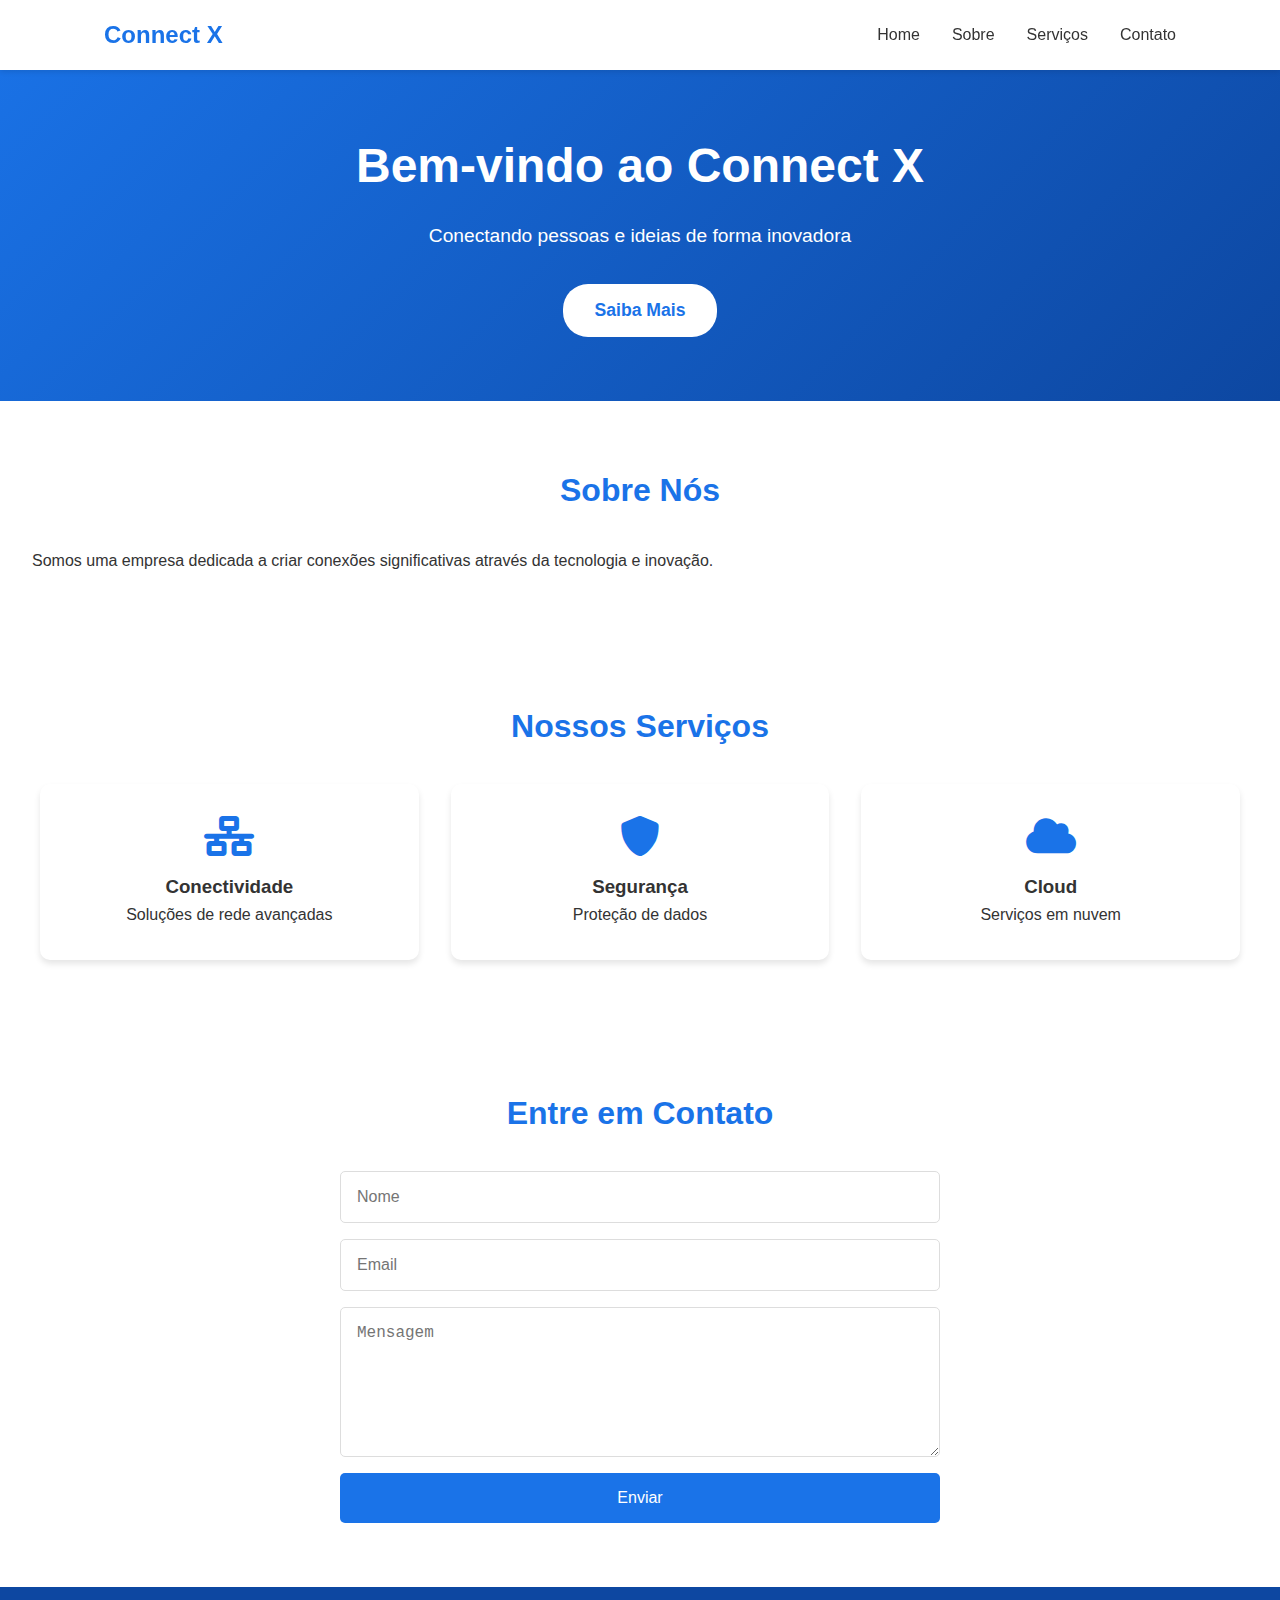
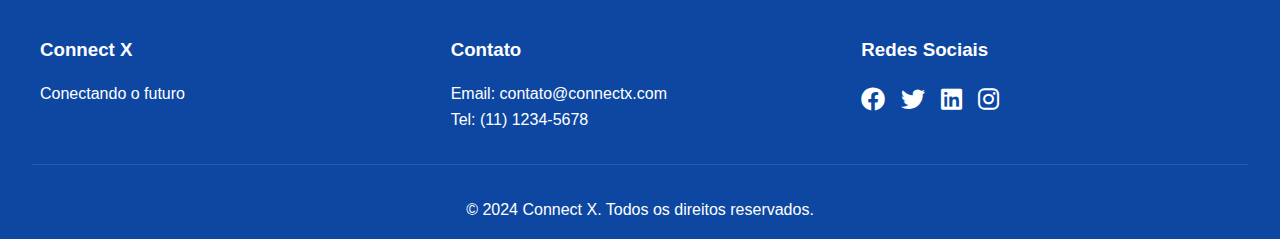
<file: index.html>
<!DOCTYPE html>
<html lang="pt-BR">
<head>
    <meta charset="UTF-8">
    <meta name="viewport" content="width=device-width, initial-scale=1.0">
    <title>Connect X</title>
    <link rel="stylesheet" href="styles.css">
    <link rel="stylesheet" href="https://cdnjs.cloudflare.com/ajax/libs/font-awesome/6.0.0/css/all.min.css">
</head>
<body>
    <header>
        <nav>
            <div class="logo">Connect X</div>
            <div class="menu-toggle">
                <i class="fas fa-bars"></i>
            </div>
            <ul class="nav-links">
                <li><a href="#home">Home</a></li>
                <li><a href="#sobre">Sobre</a></li>
                <li><a href="#servicos">Serviços</a></li>
                <li><a href="#contato">Contato</a></li>
            </ul>
        </nav>
    </header>

    <main>
        <section id="home" class="hero">
            <div class="hero-content">
                <h1>Bem-vindo ao Connect X</h1>
                <p>Conectando pessoas e ideias de forma inovadora</p>
                <button class="cta-button">Saiba Mais</button>
            </div>
        </section>

        <section id="sobre" class="about">
            <h2>Sobre Nós</h2>
            <div class="about-content">
                <div class="about-text">
                    <p>Somos uma empresa dedicada a criar conexões significativas através da tecnologia e inovação.</p>
                </div>
            </div>
        </section>

        <section id="servicos" class="services">
            <h2>Nossos Serviços</h2>
            <div class="services-grid">
                <div class="service-card">
                    <i class="fas fa-network-wired"></i>
                    <h3>Conectividade</h3>
                    <p>Soluções de rede avançadas</p>
                </div>
                <div class="service-card">
                    <i class="fas fa-shield-alt"></i>
                    <h3>Segurança</h3>
                    <p>Proteção de dados</p>
                </div>
                <div class="service-card">
                    <i class="fas fa-cloud"></i>
                    <h3>Cloud</h3>
                    <p>Serviços em nuvem</p>
                </div>
            </div>
        </section>

        <section id="contato" class="contact">
            <h2>Entre em Contato</h2>
            <form class="contact-form">
                <input type="text" placeholder="Nome" required>
                <input type="email" placeholder="Email" required>
                <textarea placeholder="Mensagem" required></textarea>
                <button type="submit">Enviar</button>
            </form>
        </section>
    </main>

    <footer>
        <div class="footer-content">
            <div class="footer-section">
                <h3>Connect X</h3>
                <p>Conectando o futuro</p>
            </div>
            <div class="footer-section">
                <h3>Contato</h3>
                <p>Email: contato@connectx.com</p>
                <p>Tel: (11) 1234-5678</p>
            </div>
            <div class="footer-section">
                <h3>Redes Sociais</h3>
                <div class="social-links">
                    <a href="#"><i class="fab fa-facebook"></i></a>
                    <a href="#"><i class="fab fa-twitter"></i></a>
                    <a href="#"><i class="fab fa-linkedin"></i></a>
                    <a href="#"><i class="fab fa-instagram"></i></a>
                </div>
            </div>
        </div>
        <div class="footer-bottom">
            <p>&copy; 2024 Connect X. Todos os direitos reservados.</p>
        </div>
    </footer>

    <script src="script.js"></script>
</body>
</html>
</file>
<file: styles.css>
:root {
    --primary-blue: #1a73e8;
    --secondary-blue: #4285f4;
    --dark-blue: #0d47a1;
    --light-blue: #e8f0fe;
    --white: #ffffff;
    --gray: #f5f5f5;
    --text-dark: #333333;
}

* {
    margin: 0;
    padding: 0;
    box-sizing: border-box;
}

body {
    font-family: 'Segoe UI', Tahoma, Geneva, Verdana, sans-serif;
    line-height: 1.6;
    color: var(--text-dark);
}

/* Header e Navegação */
header {
    background-color: var(--white);
    box-shadow: 0 2px 5px rgba(0,0,0,0.1);
    position: fixed;
    width: 100%;
    top: 0;
    z-index: 1000;
}

nav {
    display: flex;
    justify-content: space-between;
    align-items: center;
    padding: 1rem 5%;
    max-width: 1200px;
    margin: 0 auto;
}

.logo {
    font-size: 1.5rem;
    font-weight: bold;
    color: var(--primary-blue);
}

.nav-links {
    display: flex;
    list-style: none;
    gap: 2rem;
}

.nav-links a {
    text-decoration: none;
    color: var(--text-dark);
    font-weight: 500;
    transition: color 0.3s ease;
}

.nav-links a:hover {
    color: var(--primary-blue);
}

.menu-toggle {
    display: none;
    font-size: 1.5rem;
    cursor: pointer;
}

/* Hero Section */
.hero {
    background: linear-gradient(135deg, var(--primary-blue), var(--dark-blue));
    color: var(--white);
    padding: 8rem 2rem 4rem;
    text-align: center;
}

.hero-content {
    max-width: 800px;
    margin: 0 auto;
}

.hero h1 {
    font-size: 3rem;
    margin-bottom: 1rem;
}

.hero p {
    font-size: 1.2rem;
    margin-bottom: 2rem;
}

.cta-button {
    background-color: var(--white);
    color: var(--primary-blue);
    padding: 1rem 2rem;
    border: none;
    border-radius: 25px;
    font-size: 1.1rem;
    font-weight: 600;
    cursor: pointer;
    transition: transform 0.3s ease;
}

.cta-button:hover {
    transform: translateY(-3px);
}

/* Seções */
section {
    padding: 4rem 2rem;
}

section h2 {
    text-align: center;
    color: var(--primary-blue);
    margin-bottom: 2rem;
    font-size: 2rem;
}

/* Serviços */
.services-grid {
    display: grid;
    grid-template-columns: repeat(auto-fit, minmax(250px, 1fr));
    gap: 2rem;
    max-width: 1200px;
    margin: 0 auto;
}

.service-card {
    background: var(--white);
    padding: 2rem;
    border-radius: 10px;
    text-align: center;
    box-shadow: 0 4px 6px rgba(0,0,0,0.1);
    transition: transform 0.3s ease;
}

.service-card:hover {
    transform: translateY(-10px);
}

.service-card i {
    font-size: 2.5rem;
    color: var(--primary-blue);
    margin-bottom: 1rem;
}

/* Formulário de Contato */
.contact-form {
    max-width: 600px;
    margin: 0 auto;
    display: flex;
    flex-direction: column;
    gap: 1rem;
}

.contact-form input,
.contact-form textarea {
    padding: 1rem;
    border: 1px solid #ddd;
    border-radius: 5px;
    font-size: 1rem;
}

.contact-form textarea {
    height: 150px;
    resize: vertical;
}

.contact-form button {
    background-color: var(--primary-blue);
    color: var(--white);
    padding: 1rem;
    border: none;
    border-radius: 5px;
    font-size: 1rem;
    cursor: pointer;
    transition: background-color 0.3s ease;
}

.contact-form button:hover {
    background-color: var(--dark-blue);
}

/* Footer */
footer {
    background-color: var(--dark-blue);
    color: var(--white);
    padding: 3rem 2rem 1rem;
}

.footer-content {
    display: grid;
    grid-template-columns: repeat(auto-fit, minmax(200px, 1fr));
    gap: 2rem;
    max-width: 1200px;
    margin: 0 auto;
}

.footer-section h3 {
    margin-bottom: 1rem;
}

.social-links {
    display: flex;
    gap: 1rem;
    margin-top: 1rem;
}

.social-links a {
    color: var(--white);
    font-size: 1.5rem;
    transition: color 0.3s ease;
}

.social-links a:hover {
    color: var(--light-blue);
}

.footer-bottom {
    text-align: center;
    margin-top: 2rem;
    padding-top: 2rem;
    border-top: 1px solid rgba(255,255,255,0.1);
}

/* Responsividade */
@media (max-width: 768px) {
    .menu-toggle {
        display: block;
    }

    .nav-links {
        display: none;
        position: absolute;
        top: 100%;
        left: 0;
        right: 0;
        background: var(--white);
        flex-direction: column;
        padding: 1rem;
        text-align: center;
    }

    .nav-links.active {
        display: flex;
    }

    .hero h1 {
        font-size: 2rem;
    }

    .hero p {
        font-size: 1rem;
    }
}
</file>
